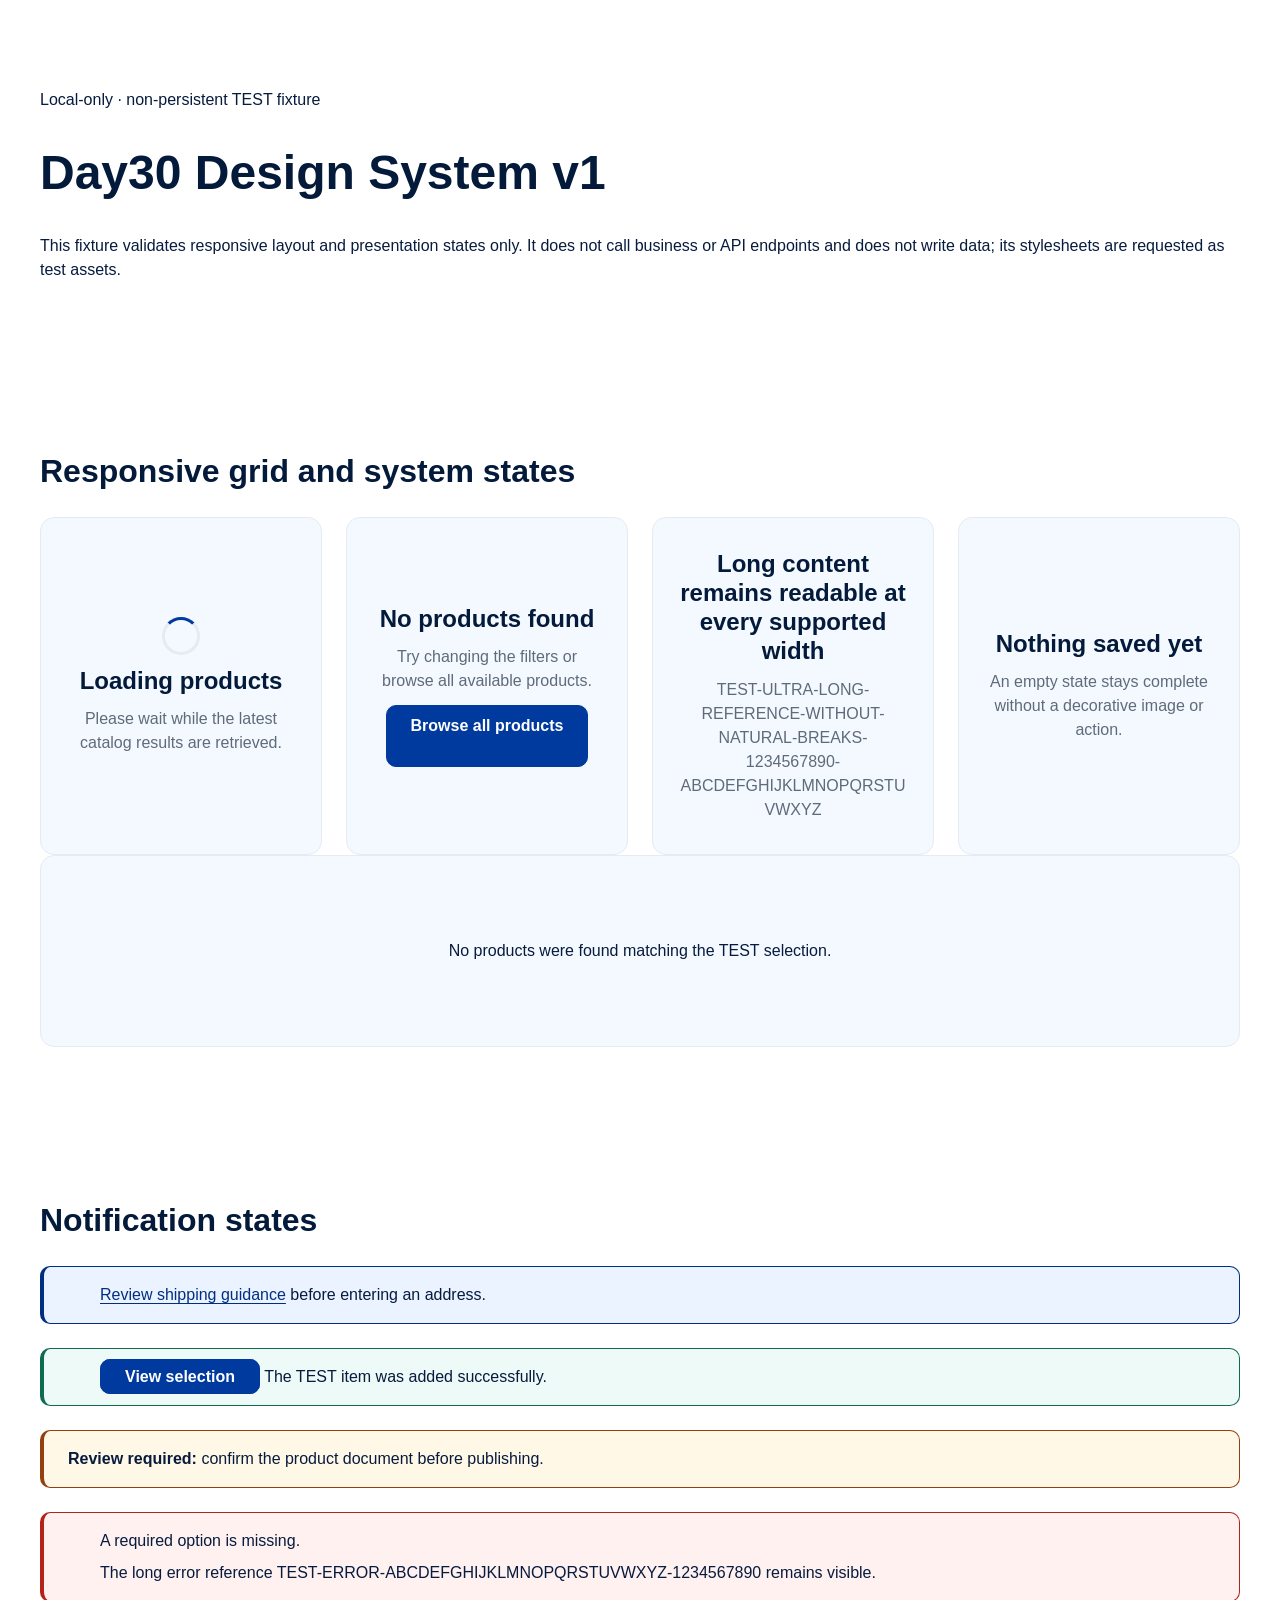
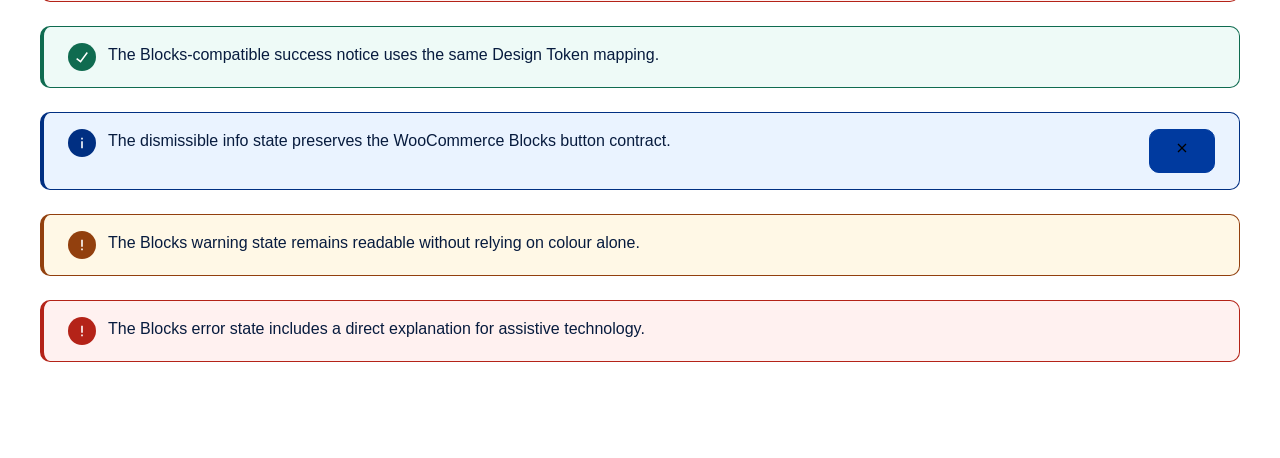
<file: project-docs/tests/fixtures/day30-design-system/index.html>
<!doctype html>
<html lang="en-US">
<head>
	<meta charset="utf-8">
	<meta name="viewport" content="width=device-width, initial-scale=1">
	<meta name="robots" content="noindex, nofollow">
	<title>TEST Day30 Design System v1</title>
	<link rel="stylesheet" href="http://dentall.local/wp-content/themes/storefront/style.css">
	<link rel="stylesheet" href="http://dentall.local/wp-content/themes/storefront/assets/css/base/icons.css">
	<link rel="stylesheet" href="http://dentall.local/wp-content/themes/storefront/assets/css/woocommerce/woocommerce.css">
	<link rel="stylesheet" href="http://dentall.local/wp-content/plugins/woocommerce/assets/client/blocks/store-notices.css">
	<link rel="stylesheet" href="../../../../app/public/wp-content/themes/dentall/style.css">
</head>
<body class="page-template-default page storefront-full-width-content woocommerce woocommerce-page">
	<div class="site">
		<div class="site-content">
			<div class="col-full">
				<main class="site-main">
					<header class="dentall-section">
						<p>Local-only · non-persistent TEST fixture</p>
						<h1>Day30 Design System v1</h1>
						<p>This fixture validates responsive layout and presentation states only. It does not call business or API endpoints and does not write data; its stylesheets are requested as test assets.</p>
					</header>

					<section class="dentall-section" aria-labelledby="responsive-grid-title">
						<h2 id="responsive-grid-title">Responsive grid and system states</h2>
						<ul class="dentall-grid" role="list" data-testid="responsive-grid">
							<li class="dentall-system-state" role="status" aria-live="polite" aria-busy="true" data-testid="loading-state">
								<span class="dentall-system-state__spinner" aria-hidden="true"></span>
								<h3>Loading products</h3>
								<p class="dentall-system-state__message">Please wait while the latest catalog results are retrieved.</p>
							</li>

							<li class="dentall-system-state" data-testid="empty-state">
								<h3>No products found</h3>
								<p class="dentall-system-state__message">Try changing the filters or browse all available products.</p>
								<div class="dentall-system-state__actions">
									<a class="button" href="#notification-states">Browse all products</a>
								</div>
							</li>

							<li class="dentall-system-state" data-testid="long-content-state">
								<h3>Long content remains readable at every supported width</h3>
								<p class="dentall-system-state__message">TEST-ULTRA-LONG-REFERENCE-WITHOUT-NATURAL-BREAKS-1234567890-ABCDEFGHIJKLMNOPQRSTUVWXYZ</p>
							</li>

							<li class="dentall-system-state" data-testid="empty-without-action-state">
								<h3>Nothing saved yet</h3>
								<p class="dentall-system-state__message">An empty state stays complete without a decorative image or action.</p>
							</li>
						</ul>

						<div class="woocommerce-no-products-found" data-testid="native-empty-state">
							<div class="woocommerce-info" role="status">
								No products were found matching the TEST selection.
							</div>
						</div>
					</section>

					<section id="notification-states" class="dentall-section" aria-labelledby="notification-states-title">
						<h2 id="notification-states-title">Notification states</h2>

						<div class="woocommerce-info" role="status" data-testid="classic-info-notice">
							<a href="#responsive-grid-title">Review shipping guidance</a> before entering an address.
						</div>

						<div class="woocommerce-message" role="alert" data-testid="classic-success-notice">
							<a class="button" href="#responsive-grid-title">View selection</a>
							The TEST item was added successfully.
						</div>

						<div class="dentall-notice dentall-notice--warning" role="status" data-testid="warning-notice">
							<strong>Review required:</strong> confirm the product document before publishing.
						</div>

						<ul class="woocommerce-error" role="alert" data-testid="classic-error-notice">
							<li>A required option is missing.</li>
							<li>The long error reference TEST-ERROR-ABCDEFGHIJKLMNOPQRSTUVWXYZ-1234567890 remains visible.</li>
						</ul>

						<div class="wc-block-components-notice-banner is-success" data-testid="blocks-success-notice">
							<svg xmlns="http://www.w3.org/2000/svg" viewBox="0 0 24 24" width="24" height="24" aria-hidden="true" focusable="false">
								<path d="M16.7 7.1l-6.3 8.5-3.3-2.5-.9 1.2 4.5 3.4L17.9 8z"></path>
							</svg>
							<div class="wc-block-components-notice-banner__content">The Blocks-compatible success notice uses the same Design Token mapping.</div>
						</div>

						<div class="wc-block-components-notice-banner is-info is-dismissible" data-testid="blocks-info-notice">
							<svg xmlns="http://www.w3.org/2000/svg" viewBox="0 0 24 24" width="24" height="24" aria-hidden="true" focusable="false">
								<path d="M11.2 10.2h1.6v7h-1.6zm0-3.4h1.6v1.8h-1.6z"></path>
							</svg>
							<div class="wc-block-components-notice-banner__content">The dismissible info state preserves the WooCommerce Blocks button contract.</div>
							<button class="wc-block-components-button wp-element-button wc-block-components-notice-banner__dismiss contained" type="button" aria-label="Dismiss TEST information notice">
								<svg xmlns="http://www.w3.org/2000/svg" viewBox="0 0 24 24" width="16" height="16" aria-hidden="true" focusable="false">
									<path d="M6.7 5.3L12 10.6l5.3-5.3 1.4 1.4-5.3 5.3 5.3 5.3-1.4 1.4-5.3-5.3-5.3 5.3-1.4-1.4 5.3-5.3-5.3-5.3z"></path>
								</svg>
							</button>
						</div>

						<div class="wc-block-components-notice-banner is-warning" data-testid="blocks-warning-notice">
							<svg xmlns="http://www.w3.org/2000/svg" viewBox="0 0 24 24" width="24" height="24" aria-hidden="true" focusable="false">
								<path d="M11.2 6.8h1.6v7h-1.6zm0 8.6h1.6v1.8h-1.6z"></path>
							</svg>
							<div class="wc-block-components-notice-banner__content">The Blocks warning state remains readable without relying on colour alone.</div>
						</div>

						<div class="wc-block-components-notice-banner is-error" data-testid="blocks-error-notice">
							<svg xmlns="http://www.w3.org/2000/svg" viewBox="0 0 24 24" width="24" height="24" aria-hidden="true" focusable="false">
								<path d="M11.2 6.8h1.6v7h-1.6zm0 8.6h1.6v1.8h-1.6z"></path>
							</svg>
							<div class="wc-block-components-notice-banner__content">The Blocks error state includes a direct explanation for assistive technology.</div>
						</div>
					</section>
				</main>
			</div>
		</div>
	</div>
</body>
</html>
</file>
<file: app/public/wp-content/themes/dentall/style.css>
/*
Theme Name: DentAll
Theme URI: https://github.com/nicewangli/dentall
Author: DentAll
Description: DentAll商城的Storefront子主题。
Template: storefront
Version: 0.49.3
Requires at least: 6.0
Requires PHP: 7.4
License: GNU General Public License v3 or later
License URI: https://www.gnu.org/licenses/gpl-3.0.html
Text Domain: dentall
*/

/*
 * Storefront父主题会在自身主样式与WooCommerce核心样式之后自动加载本文件；扩展插件仍可能更晚加载。
 * D27从Design Token开始逐层建立视觉系统，避免在页面组件中散落重复数值。
 */

/*
 * Design Token分为两层：上半部分保存原始值，下半部分用语义名称说明用途。
 * 后续更换品牌色时优先修改原始值；调整某种用途时优先修改语义别名。
 */
:root {
	/* 原始色板 */
	--dentall-navy-950: #031a3a;
	--dentall-navy-900: #05264e;
	--dentall-blue-700: #002f82;
	--dentall-blue-600: #003a9f;
	--dentall-blue-100: #eaf3ff;
	--dentall-sky-50: #f4f9ff;
	--dentall-mint-50: #eefaf7;
	--dentall-green-800: #0f6b50;
	--dentall-white: #ffffff;
	--dentall-ink-900: #071b3e;
	--dentall-gray-700: #5f6b7a;
	--dentall-gray-500: #7f8a9a;
	--dentall-gray-100: #e6ebf2;
	--dentall-gold-500: #f6a700;
	--dentall-amber-50: #fff8e6;
	--dentall-amber-800: #92400e;
	--dentall-red-50: #fff1f0;
	--dentall-red-700: #b42318;

	/* 语义颜色 */
	--dentall-color-brand: var(--dentall-navy-950);
	--dentall-color-brand-secondary: var(--dentall-navy-900);
	--dentall-color-action: var(--dentall-blue-600);
	--dentall-color-action-hover: var(--dentall-blue-700);
	--dentall-color-focus-on-light: var(--dentall-blue-700);
	--dentall-color-focus-on-dark: var(--dentall-white);
	--dentall-color-text: var(--dentall-ink-900);
	--dentall-color-text-muted: var(--dentall-gray-700);
	--dentall-color-heading: var(--dentall-navy-950);
	--dentall-color-surface: var(--dentall-white);
	--dentall-color-surface-blue: var(--dentall-blue-100);
	--dentall-color-surface-sky: var(--dentall-sky-50);
	--dentall-color-surface-mint: var(--dentall-mint-50);
	--dentall-color-border-subtle: var(--dentall-gray-100);
	--dentall-color-border-strong: var(--dentall-gray-500);
	--dentall-color-rating-decoration: var(--dentall-gold-500);
	--dentall-color-rating-text: var(--dentall-amber-800);
	--dentall-color-success: var(--dentall-green-800);
	--dentall-color-warning: var(--dentall-amber-800);
	--dentall-color-error: var(--dentall-red-700);
	--dentall-color-surface-success: var(--dentall-mint-50);
	--dentall-color-surface-warning: var(--dentall-amber-50);
	--dentall-color-surface-error: var(--dentall-red-50);

	/* 字体与字号 */
	--dentall-font-family-sans: "Source Sans Pro", -apple-system, BlinkMacSystemFont, "Segoe UI", Helvetica, Arial, sans-serif;
	--dentall-font-size-xs: 0.75rem;
	--dentall-font-size-sm: 0.875rem;
	--dentall-font-size-base: 1rem;
	--dentall-font-size-lg: 1.125rem;
	--dentall-font-size-xl: 1.5rem;
	--dentall-font-size-2xl: 2rem;
	--dentall-font-size-display: 3rem;
	--dentall-font-weight-regular: 400;
	--dentall-font-weight-semibold: 600;
	--dentall-font-weight-bold: 700;
	--dentall-line-height-body: 1.5;
	--dentall-line-height-heading: 1.2;

	/* 4px基准间距；变量名表示默认16px根字号下的像素值。 */
	--dentall-space-4: 0.25rem;
	--dentall-space-8: 0.5rem;
	--dentall-space-12: 0.75rem;
	--dentall-space-16: 1rem;
	--dentall-space-24: 1.5rem;
	--dentall-space-32: 2rem;
	--dentall-space-40: 2.5rem;
	--dentall-space-48: 3rem;
	--dentall-space-64: 4rem;

	/* 形状、层级与容器输入 */
	--dentall-radius-sm: 0.375rem;
	--dentall-radius-md: 0.625rem;
	--dentall-radius-lg: 0.875rem;
	--dentall-shadow-card: 0 0.5rem 1.5rem rgb(4 31 71 / 8%);
	--dentall-container-max: 82.5rem;
	--dentall-gutter-mobile: 1.25rem;
	--dentall-gutter-wide: 2rem;
	--dentall-section-space-mobile: 2rem;
	--dentall-section-space-tablet: 2.5rem;
	--dentall-section-space-desktop: 4rem;
}

/*
 * C3只接入全站正文基线。容器、gutter和响应式布局留给C4-C5；标题、链接、按钮、表单和Focus留给D28，
 * 避免一次覆盖Storefront和WooCommerce过多公共行为。
 */
body {
	color: var(--dentall-color-text);
	font-family: var(--dentall-font-family-sans);
	font-size: var(--dentall-font-size-base);
	font-weight: var(--dentall-font-weight-regular);
	line-height: var(--dentall-line-height-body);
}

/*
 * D30周验收：用最低必要权重接管Storefront的全站默认链接色。
 * Header、Footer、按钮、卡片与Active标签等具体组件仍可用更具体规则维护自身颜色。
 */
a {
	color: var(--dentall-color-action);
}

a:where(:hover) {
	color: var(--dentall-color-action-hover);
}

a:where(:active) {
	color: var(--dentall-color-brand-secondary);
}

/*
 * D28 C3只建立正文区标题层级。商品卡等具体组件可用自身规则覆盖，不改Header与Footer。
 */
.site-main :where(h1, h2, h3, h4, h5, h6) {
	color: var(--dentall-color-heading);
	line-height: var(--dentall-line-height-heading);
	overflow-wrap: anywhere;
}

/* WordPress会把部分正文标题文本输出为直接子链接，需继承标题的可见层级。 */
.site-main :where(h1, h2, h3, h4, h5, h6) > :where(a:any-link) {
	color: inherit;
	font-weight: inherit;
}

.site-main :where(h1) {
	font-size: clamp(var(--dentall-font-size-2xl), calc(1.5rem + 2vw), var(--dentall-font-size-display));
	font-weight: var(--dentall-font-weight-bold);
}

.site-main :where(h2) {
	font-size: clamp(var(--dentall-font-size-xl), calc(1.25rem + 1vw), var(--dentall-font-size-2xl));
	font-weight: var(--dentall-font-weight-bold);
}

.site-main :where(h3) {
	font-size: var(--dentall-font-size-xl);
	font-weight: var(--dentall-font-weight-semibold);
}

.site-main :where(h4) {
	font-size: var(--dentall-font-size-lg);
	font-weight: var(--dentall-font-weight-semibold);
}

.site-main :where(h5) {
	font-size: var(--dentall-font-size-base);
	font-weight: var(--dentall-font-weight-semibold);
}

.site-main :where(h6) {
	font-size: var(--dentall-font-size-sm);
	font-weight: var(--dentall-font-weight-semibold);
}

/*
 * 普通文本链接始终保留下划线；组件链接、按钮和带独立交互标识的链接继续由各自组件维护。
 */
.site-main :where(
	.entry-content,
	.term-description,
	.page-description,
	.woocommerce-product-details__short-description,
	.product_meta
) a:any-link:where(:not([class]):not([id])) {
	color: var(--dentall-color-action);
	text-decoration-line: underline;
	text-decoration-thickness: 0.08em;
	text-underline-offset: 0.16em;
}

.site-main :where(
	.entry-content,
	.term-description,
	.page-description,
	.woocommerce-product-details__short-description,
	.product_meta
) a:any-link:where(:not([class]):not([id])):hover {
	color: var(--dentall-color-action-hover);
	text-decoration-thickness: 0.12em;
}

.site-main :where(
	.entry-content,
	.term-description,
	.page-description,
	.woocommerce-product-details__short-description,
	.product_meta
) a:any-link:where(:not([class]):not([id])):active {
	color: var(--dentall-color-brand-secondary);
}

/*
 * D28 C4统一正文区操作按钮的基础状态；导航、图标链接和后续业务交互仍由各自组件维护。
 * 每组的第二个选择器只负责越过Storefront的Block按钮权重，声明仍与通用按钮共用一份。
 * 通用:is()最高只保留一层组件权重；Block分支独立列出，避免把所有按钮一起抬到高权重。
 * Loading沿用WooCommerce/Storefront原生反馈，避免为同一状态维护第二套纯装饰样式。
 */
.site-main :is(
	button,
	:where(input[type="button"], input[type="reset"], input[type="submit"]),
	.button,
	.added_to_cart,
	.wp-block-button__link,
	:where(.wc-block-components-button:not(.is-link))
),
.site-main .hentry .entry-content .wp-block-button .wp-block-button__link {
	min-height: 2.75rem;
	padding: var(--dentall-space-8) var(--dentall-space-24);
	border: 1px solid var(--dentall-color-action);
	border-radius: var(--dentall-radius-md);
	background-color: var(--dentall-color-action);
	color: var(--dentall-white);
	cursor: pointer;
	font-weight: var(--dentall-font-weight-semibold);
	line-height: var(--dentall-line-height-body);
	overflow-wrap: anywhere;
	text-align: center;
	text-decoration: none;
	text-shadow: none;
	white-space: normal;
}

.site-main :is(
	button,
	:where(input[type="button"], input[type="reset"], input[type="submit"]),
	.button,
	.added_to_cart,
	.wp-block-button__link,
	:where(.wc-block-components-button:not(.is-link))
):hover:where(:not(:disabled):not([aria-disabled="true"]):not(.disabled)),
.site-main .hentry .entry-content .wp-block-button .wp-block-button__link:where(
	:hover:not(:disabled):not([aria-disabled="true"]):not(.disabled)
) {
	border-color: var(--dentall-color-action-hover);
	background-color: var(--dentall-color-action-hover);
	color: var(--dentall-white);
}

.site-main :is(
	button,
	:where(input[type="button"], input[type="reset"], input[type="submit"]),
	.button,
	.added_to_cart,
	.wp-block-button__link,
	:where(.wc-block-components-button:not(.is-link))
):active:where(:not(:disabled):not([aria-disabled="true"]):not(.disabled)),
.site-main .hentry .entry-content .wp-block-button .wp-block-button__link:where(
	:active:not(:disabled):not([aria-disabled="true"]):not(.disabled)
) {
	border-color: var(--dentall-color-brand-secondary);
	background-color: var(--dentall-color-brand-secondary);
}

.site-main :is(
	button,
	:where(input[type="button"], input[type="reset"], input[type="submit"]),
	.button,
	.added_to_cart,
	.wp-block-button__link,
	:where(.wc-block-components-button:not(.is-link))
):where(:disabled, [aria-disabled="true"], .disabled),
.site-main .hentry .entry-content .wp-block-button .wp-block-button__link:where(
	:disabled,
	[aria-disabled="true"],
	.disabled
) {
	border-color: var(--dentall-color-action);
	background-color: var(--dentall-color-action);
	color: var(--dentall-white);
	cursor: not-allowed;
	opacity: 0.5;
}

/*
 * D28 C5只建立现有表单控件的盒模型和必要状态，不新增字段、校验逻辑或错误文案。
 * Hover沿用浏览器/Storefront原生表现；Readonly只保留最小可见区别，真实流程留对应页面日复测。
 * 字段:is()只提高到覆盖Storefront原生输入框所需的权重，不使用强制重要性声明。
 */
.site-main :is(
	input[type="text"],
	input[type="email"],
	input[type="tel"],
	input[type="url"],
	input[type="password"],
	input[type="search"],
	input[type="number"],
	.input-text,
	select,
	textarea
) {
	box-sizing: border-box;
	min-height: 2.75rem;
	max-width: 100%;
	padding: var(--dentall-space-8) var(--dentall-space-12);
	border: 1px solid var(--dentall-color-border-strong);
	border-radius: var(--dentall-radius-sm);
	background-color: var(--dentall-color-surface);
	box-shadow: none;
	color: var(--dentall-color-text);
	font: inherit;
	line-height: var(--dentall-line-height-body);
}

.site-main :where(.form-row) :is(
	input[type="text"],
	input[type="email"],
	input[type="tel"],
	input[type="url"],
	input[type="password"],
	input[type="search"],
	input[type="number"],
	.input-text,
	select,
	textarea
) {
	width: 100%;
}

.site-main :is(
	input[type="text"],
	input[type="email"],
	input[type="tel"],
	input[type="url"],
	input[type="password"],
	input[type="search"],
	input[type="number"],
	.input-text,
	select,
	textarea
):disabled {
	background-color: var(--dentall-color-surface-sky);
	color: var(--dentall-color-text-muted);
	cursor: not-allowed;
	opacity: 1;
}

.site-main :is(input, textarea)[readonly] {
	background-color: var(--dentall-color-surface-sky);
	color: var(--dentall-color-text-muted);
}

.site-main :is(input, textarea)::placeholder {
	color: var(--dentall-color-text-muted);
	opacity: 1;
}

.site-main textarea {
	min-height: 7.5rem;
	resize: vertical;
}

.site-main :where(input[type="checkbox"], input[type="radio"]) {
	inline-size: 1.25rem;
	block-size: 1.25rem;
	accent-color: var(--dentall-color-action);
	vertical-align: middle;
}

.site-main :where(input[type="checkbox"], input[type="radio"]):disabled {
	cursor: not-allowed;
	opacity: 0.6;
}

.site-main :is(
	input[type="text"],
	input[type="email"],
	input[type="tel"],
	input[type="url"],
	input[type="password"],
	input[type="search"],
	input[type="number"],
	.input-text,
	select,
	textarea
)[aria-invalid="true"],
.site-main :where(.woocommerce-invalid) :is(
	input[type="text"],
	input[type="email"],
	input[type="tel"],
	input[type="url"],
	input[type="password"],
	input[type="search"],
	input[type="number"],
	.input-text,
	select,
	textarea
) {
	border-color: var(--dentall-color-error);
	box-shadow: inset 0 0 0 1px var(--dentall-color-error);
}

.site-main :where(.woocommerce-invalid) :where(label, .required) {
	color: var(--dentall-color-error);
}

/*
 * :focus-visible只增强键盘焦点；不移除浏览器与Storefront为不支持场景提供的:focus回退。
 * 默认使用浅色表面的Focus Token；深色组件在自身边界切换on-dark Token。
 */
.site {
	--dentall-focus-ring-color: var(--dentall-color-focus-on-light);
}

.site :where(
	a:any-link,
	button,
	input,
	select,
	textarea,
	summary,
	[tabindex]:not([tabindex="-1"])
):focus-visible {
	outline: 3px solid var(--dentall-focus-ring-color);
	outline-offset: 3px;
}

/* Storefront为带类型的输入框设置了更高权重的紫色Focus，只补足颜色权重。 */
.site input:focus-visible {
	outline-color: var(--dentall-focus-ring-color);
}

/*
 * D27 C4统一Storefront公共内容容器，并以20px作为Mobile First基础gutter。
 */
.col-full {
	box-sizing: border-box;
	width: 100%;
	max-width: var(--dentall-container-max);
	margin-inline: auto;
	padding-inline: var(--dentall-gutter-mobile);
}

/*
 * D27 C5从平板竖屏起切换到32px宽屏gutter；1024px和1200px没有新的容器变化，不建立空断点。
 */
@media (min-width: 48rem) {
	.col-full {
		padding-inline: var(--dentall-gutter-wide);
	}
}

/* D85保留Full width无侧栏骨架，只限制普通Page的阅读行长。 */
.page-template-template-fullwidth:not(.woocommerce-page) .site-main > article.type-page {
	max-width: 46rem;
	margin-inline: auto;
}

/* anywhere参与最小宽度计算，避免Page或单篇Post的连续标识符撑开表格。 */
.page-template-template-fullwidth:not(.woocommerce-page) .entry-content,
.single-post .entry-content {
	min-width: 0;
	overflow-wrap: anywhere;
}

/* 单篇文章使用与普通内容页相同的46rem阅读行长，导航和评论随正文对齐。 */
.single-post .site-main {
	max-width: 46rem;
	margin-inline: auto;
}

/* 多列表格保留可读列宽，长标识符在单元格内换行。 */
.page-template-template-fullwidth:not(.woocommerce-page) .entry-content table,
.single-post .entry-content table {
	table-layout: fixed;
}

.single-post .dentall-article-byline {
	display: flex;
	flex-wrap: wrap;
	gap: 0 var(--dentall-space-8);
}

/*
 * D29 C2只处理原生WooCommerce商品卡内部；列表列数、间距和筛选布局仍留D44。
 * 价格、促销、评分与购买动作继续使用WooCommerce输出，不复制模板或隐藏关键购买信息。
 */
.site-main ul.products > li.product:not(.product-category) {
	display: flex;
	flex-direction: column;
	gap: var(--dentall-space-8);
	padding: var(--dentall-space-16);
	border: 1px solid var(--dentall-color-border-subtle);
	border-radius: var(--dentall-radius-lg);
	background-color: var(--dentall-color-surface);
	text-align: left;
}

.site-main ul.products > li.product:not(.product-category) > .woocommerce-LoopProduct-link {
	display: flex;
	flex: 1 1 auto;
	flex-direction: column;
	min-width: 0;
	color: inherit;
	text-decoration: none;
}

.site-main ul.products > li.product:not(.product-category) > .woocommerce-LoopProduct-link > img {
	width: 100%;
	aspect-ratio: 1;
	margin: 0 0 var(--dentall-space-16);
	padding: var(--dentall-space-8);
	border-radius: var(--dentall-radius-md);
	background-color: var(--dentall-color-surface-sky);
	object-fit: contain;
}

.site-main ul.products > li.product:not(.product-category) .woocommerce-loop-product__title {
	margin: 0 0 var(--dentall-space-8);
	font-size: var(--dentall-font-size-base);
	font-weight: var(--dentall-font-weight-semibold);
}

.site-main ul.products > li.product:not(.product-category) .price {
	margin: auto 0 var(--dentall-space-12);
	color: var(--dentall-color-heading);
	font-size: var(--dentall-font-size-lg);
	font-weight: var(--dentall-font-weight-bold);
	line-height: var(--dentall-line-height-heading);
}

.site-main ul.products > li.product:not(.product-category) .price ins {
	font-weight: inherit;
}

.site-main ul.products > li.product:not(.product-category) .onsale {
	position: absolute;
	z-index: 1;
	inset: var(--dentall-space-24) auto auto var(--dentall-space-24);
	margin: 0;
	padding: var(--dentall-space-4) var(--dentall-space-8);
	border: 0;
	border-radius: var(--dentall-radius-sm);
	background-color: var(--dentall-color-action);
	color: var(--dentall-white);
	font-size: var(--dentall-font-size-xs);
	font-weight: var(--dentall-font-weight-bold);
	line-height: var(--dentall-line-height-body);
}

.site-main ul.products > li.product:not(.product-category) > :where(.button, .added_to_cart) {
	width: 100%;
	margin: 0;
}

/* D29 C3只处理WooCommerce原生分类卡内部；分类数量与区域网格仍由D39决定。 */
.site-main ul.products > li.product-category {
	min-width: 0;
	text-align: center;
}

.site-main ul.products > li.product-category > a {
	display: block;
	color: inherit;
	text-decoration: none;
}

.site-main ul.products > li.product-category > a > img {
	width: min(70%, 6rem);
	aspect-ratio: 1;
	margin: 0 auto var(--dentall-space-8);
	object-fit: contain;
}

.site-main ul.products > li.product-category .woocommerce-loop-category__title {
	margin: 0;
	font-size: var(--dentall-font-size-sm);
	font-weight: var(--dentall-font-weight-semibold);
}

.site-main ul.products > li.product-category .count {
	color: var(--dentall-color-text-muted);
	font-size: var(--dentall-font-size-xs);
	font-weight: var(--dentall-font-weight-regular);
}

/* D29 C4冻结SolutionCard单链接展示；真实Page查询、顺序和区域网格仍留D40。 */
.dentall-solution-card {
	min-width: 0;
	list-style: none;
}

.dentall-solution-card__link {
	display: grid;
	grid-template-columns: minmax(0, 1fr) minmax(6rem, 40%);
	min-height: 100%;
	overflow: hidden;
	border-radius: var(--dentall-radius-lg);
	background-color: var(--dentall-color-surface-blue);
	color: var(--dentall-color-text);
	text-decoration: none;
}

.dentall-solution-card__body {
	display: flex;
	flex-direction: column;
	min-width: 0;
	padding: var(--dentall-space-16);
	overflow-wrap: anywhere;
}

.dentall-solution-card__media {
	min-width: 0;
}

.dentall-solution-card__media img {
	width: 100%;
	height: 100%;
	aspect-ratio: 4 / 3;
	object-fit: contain;
}

.dentall-solution-card__title,
.dentall-solution-card__summary {
	margin: 0 0 var(--dentall-space-8);
}

.dentall-solution-card__title {
	color: inherit;
	font-size: var(--dentall-font-size-lg);
	font-weight: var(--dentall-font-weight-bold);
}

.dentall-solution-card__summary {
	font-size: var(--dentall-font-size-sm);
}

.dentall-solution-card__cta {
	margin-top: auto;
	color: var(--dentall-color-action);
	font-weight: var(--dentall-font-weight-semibold);
}

.dentall-solution-card--featured .dentall-solution-card__link {
	background-color: var(--dentall-color-brand-secondary);
	color: var(--dentall-white);
}

.dentall-solution-card--featured .dentall-solution-card__cta {
	color: inherit;
}

.dentall-solution-card--text-only .dentall-solution-card__link {
	grid-template-columns: 1fr;
}

/*
 * D30建立最小布局骨架：Section只负责纵向节奏，Grid按可用宽度自然形成1～4列。
 * 页面级列数、排序和查询仍留给各业务区段，不改D29卡片内部或Storefront现有商品网格。
 */
.dentall-section {
	padding-block: var(--dentall-section-space-mobile);
}

.dentall-grid {
	--dentall-grid-gap: var(--dentall-space-16);
	--dentall-grid-min: 15rem;

	display: grid;
	grid-template-columns: repeat(auto-fill, minmax(min(100%, var(--dentall-grid-min)), 1fr));
	gap: var(--dentall-grid-gap);
	min-width: 0;
	margin: 0;
	padding: 0;
	list-style: none;
}

.dentall-grid > * {
	min-width: 0;
}

/*
 * D30周验收：排序容器统一负责对齐与间距，避免Storefront浮动和外边距叠加。
 * 空通知容器不参与Flex；有通知时独占一行，保留WooCommerce原生状态输出。
 */
.storefront-sorting {
	display: flex;
	flex-wrap: wrap;
	align-items: center;
	gap: var(--dentall-space-12);
}

.storefront-sorting > .woocommerce-ordering,
.storefront-sorting > .woocommerce-result-count {
	margin: 0;
}

.storefront-sorting::before,
.storefront-sorting::after {
	content: none;
}

.storefront-sorting > .woocommerce-notices-wrapper:empty {
	display: none;
}

.storefront-sorting > .woocommerce-notices-wrapper:not(:empty) {
	flex: 0 0 100%;
}

/*
 * D30周验收：Cart Blocks的固定宽度数量控件不能继承普通大按钮的水平内边距。
 * 仅在购物车范围恢复紧凑几何，并按已确认视觉移除组件外框和数字输入框内框。
 */
.site-main .wc-block-cart-item__quantity > .wc-block-components-quantity-selector {
	border: 0;
}

.site-main .wc-block-cart-item__quantity .wc-block-components-quantity-selector__button {
	padding: 0;
}

.site-main .wc-block-cart-item__quantity .wc-block-components-quantity-selector__input {
	border: 0;
}

/*
 * D30周验收：Woo Blocks复合下拉框通过顶部内边距为浮动标签预留空间。
 * 仅在Checkout恢复组件自身几何，避免全局表单内边距挤压标签和值。
 */
.wc-block-checkout select.wc-blocks-components-select__select {
	padding: 16px 9px 0;
}

.dentall-system-state > :where(h2, h3, p) {
	margin: 0;
}

.dentall-system-state__message {
	max-width: 32rem;
	color: var(--dentall-color-text-muted);
	overflow-wrap: anywhere;
}

.dentall-system-state__actions {
	display: flex;
	flex-wrap: wrap;
	justify-content: center;
	gap: var(--dentall-space-12);
}

.dentall-system-state__spinner {
	display: block;
	inline-size: 2rem;
	block-size: 2rem;
	border: 0.2rem solid var(--dentall-color-border-subtle);
	border-block-start-color: var(--dentall-color-action);
	border-radius: 50%;
	animation: dentall-spin 0.8s linear infinite;
}

@keyframes dentall-spin {
	to {
		transform: rotate(1turn);
	}
}

/*
 * 通知沿用WooCommerce Classic与Blocks语义DOM，只统一可见层级；不覆盖模板、角色或Live Region。
 * 组件同时提供.dentall-notice，供后续非WooCommerce状态在输出正确role后复用。
 */
.site-main :is(
	.dentall-notice,
	.woocommerce-message,
	.woocommerce-info,
	.woocommerce-error,
	.wc-block-components-notice-banner
) {
	--dentall-notice-color: var(--dentall-color-action-hover);
	--dentall-notice-surface: var(--dentall-color-surface-blue);

	box-sizing: border-box;
	width: 100%;
	margin: 0 0 var(--dentall-space-24);
	padding: var(--dentall-space-16) var(--dentall-space-24);
	border: 1px solid var(--dentall-notice-color);
	border-inline-start-width: var(--dentall-space-4);
	border-radius: var(--dentall-radius-md);
	background-color: var(--dentall-notice-surface);
	box-shadow: none;
	color: var(--dentall-color-text);
	line-height: var(--dentall-line-height-body);
	list-style: none;
	overflow-wrap: anywhere;
	text-shadow: none;
}

.site-main :is(
	.dentall-notice--success,
	.woocommerce-message,
	.wc-block-components-notice-banner.is-success
) {
	--dentall-notice-color: var(--dentall-color-success);
	--dentall-notice-surface: var(--dentall-color-surface-success);
}

.site-main :is(
	.dentall-notice--warning,
	.wc-block-components-notice-banner.is-warning
) {
	--dentall-notice-color: var(--dentall-color-warning);
	--dentall-notice-surface: var(--dentall-color-surface-warning);
}

.site-main :is(
	.dentall-notice--error,
	.woocommerce-error,
	.wc-block-components-notice-banner.is-error
) {
	--dentall-notice-color: var(--dentall-color-error);
	--dentall-notice-surface: var(--dentall-color-surface-error);
}

.site-main :is(
	.woocommerce-message,
	.woocommerce-info,
	.woocommerce-error
) {
	padding-inline-start: 3.5rem;
}

.site-main :is(
	.woocommerce-message,
	.woocommerce-info,
	.woocommerce-error
)::before {
	color: var(--dentall-notice-color);
}

.site-main .wc-block-components-notice-banner {
	display: flex;
	align-items: flex-start;
	gap: var(--dentall-space-12);
}

.site-main .wc-block-components-notice-banner > svg {
	flex: 0 0 var(--dentall-space-24);
	inline-size: var(--dentall-space-24);
	block-size: var(--dentall-space-24);
	padding: 2px;
	border-radius: 50%;
	background-color: var(--dentall-notice-color);
	fill: var(--dentall-white);
}

.site-main .wc-block-components-notice-banner__content {
	flex: 1 1 auto;
	min-width: 0;
}

.site-main :is(
	.dentall-notice,
	.woocommerce-message,
	.woocommerce-info,
	.woocommerce-error,
	.wc-block-components-notice-banner
) :where(a:any-link:not(.button):not(.wc-block-components-button)) {
	color: var(--dentall-notice-color);
	text-decoration: underline;
	text-underline-offset: 0.16em;
}

.site-main :is(
	.woocommerce-message,
	.woocommerce-info,
	.woocommerce-error
) :where(a:any-link, .button):hover {
	opacity: 1;
}

.site-main :is(
	.woocommerce-message,
	.woocommerce-info,
	.woocommerce-error
) :where(a:any-link:not(.button)):hover {
	color: var(--dentall-notice-color);
}

.site-main .woocommerce-error > li + li {
	margin-top: var(--dentall-space-8);
}

/* Loading与空数据共用同一结构；真实文案和ARIA由输出该状态的页面负责。 */
.site-main .dentall-system-state,
.site-main .woocommerce-no-products-found > .woocommerce-info {
	box-sizing: border-box;
	display: grid;
	align-content: center;
	justify-items: center;
	gap: var(--dentall-space-12);
	width: 100%;
	min-width: 0;
	min-height: 12rem;
	margin: 0;
	padding: var(--dentall-space-32) var(--dentall-space-24);
	border: 1px solid var(--dentall-color-border-subtle);
	border-radius: var(--dentall-radius-lg);
	background-color: var(--dentall-color-surface-sky);
	color: var(--dentall-color-text);
	text-align: center;
}

.site-main .woocommerce-no-products-found > .woocommerce-info::before {
	content: none;
}

@media (min-width: 48rem) {
	.dentall-section {
		padding-block: var(--dentall-section-space-tablet);
	}

	.dentall-grid {
		--dentall-grid-gap: var(--dentall-space-24);
	}
}

@media (min-width: 75rem) {
	.dentall-section {
		padding-block: var(--dentall-section-space-desktop);
	}
}

@media (prefers-reduced-motion: reduce) {
	.dentall-system-state__spinner {
		border-inline-end-color: var(--dentall-color-action);
		animation: none;
	}

	.site-main :where(button, input, .button, .added_to_cart, .wp-block-button__link).loading::after,
	.site-main .blockUI::before {
		animation: none;
	}
}
</file>
